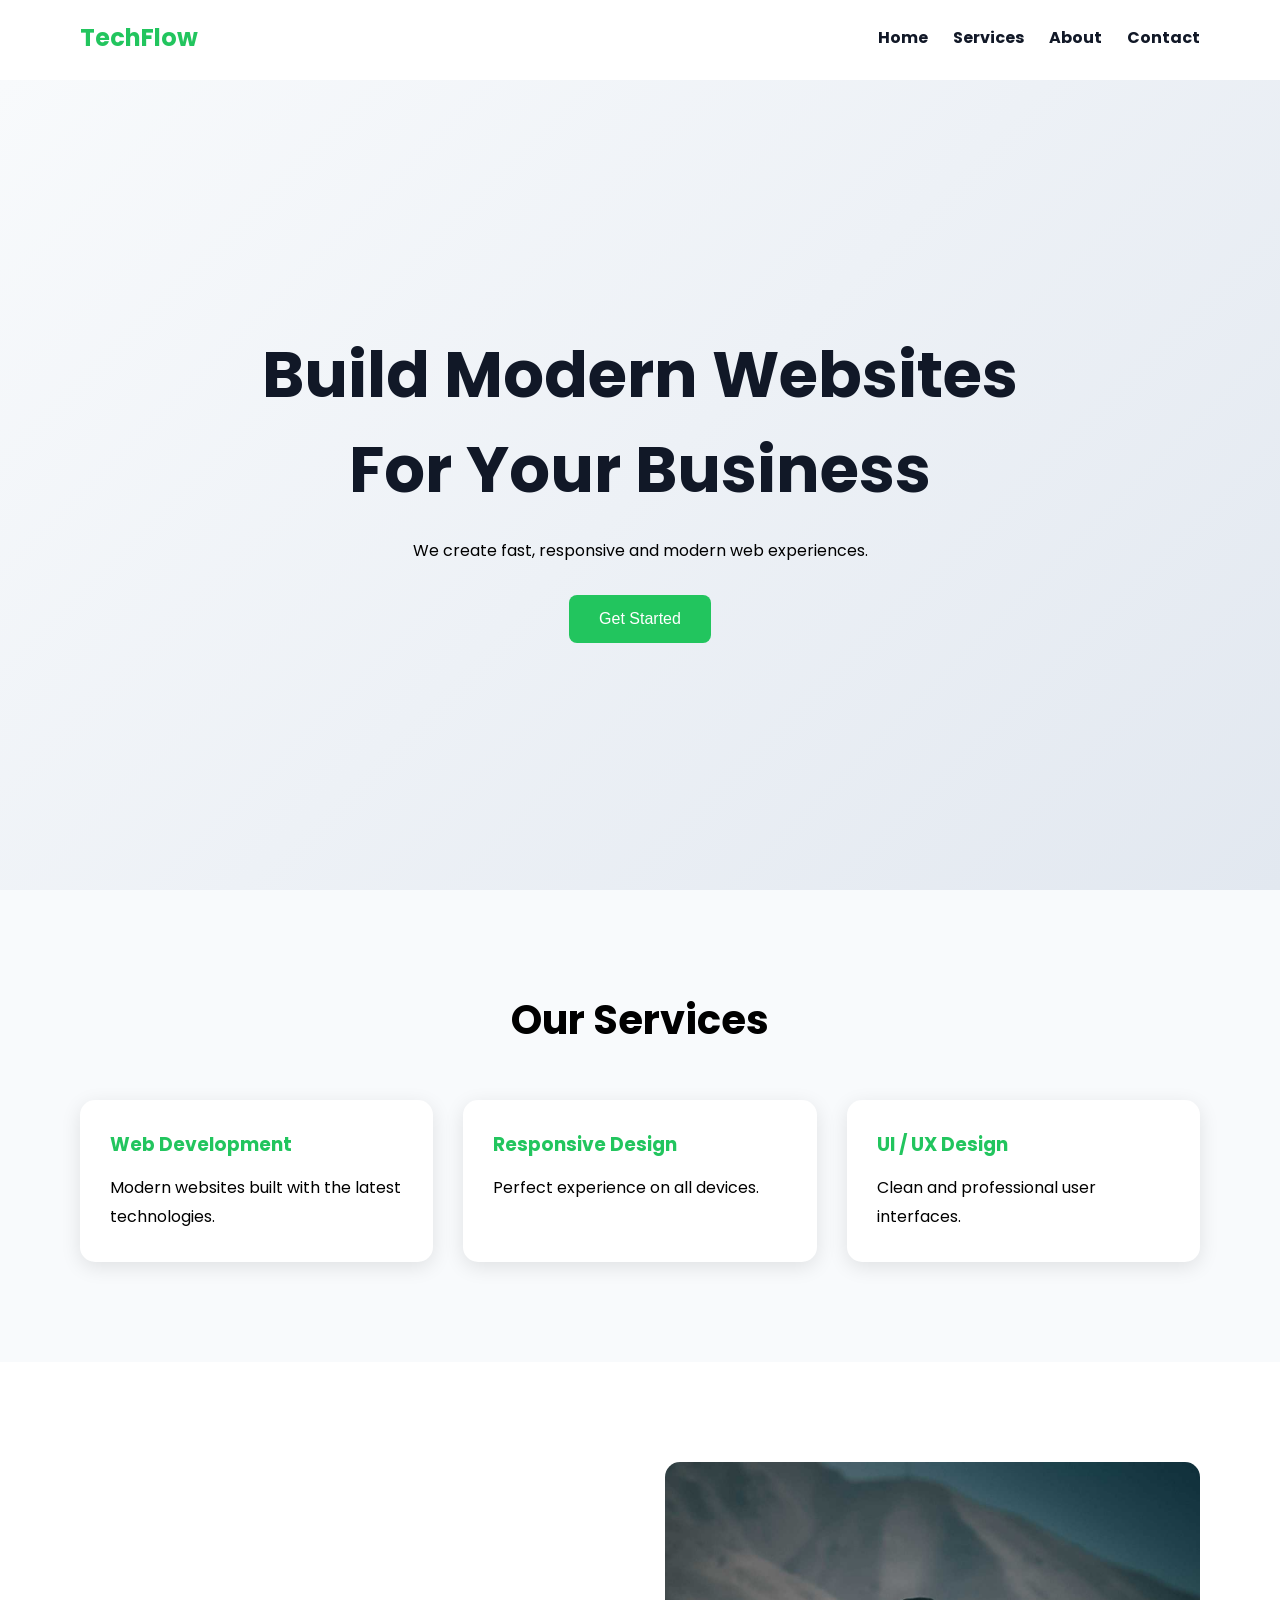
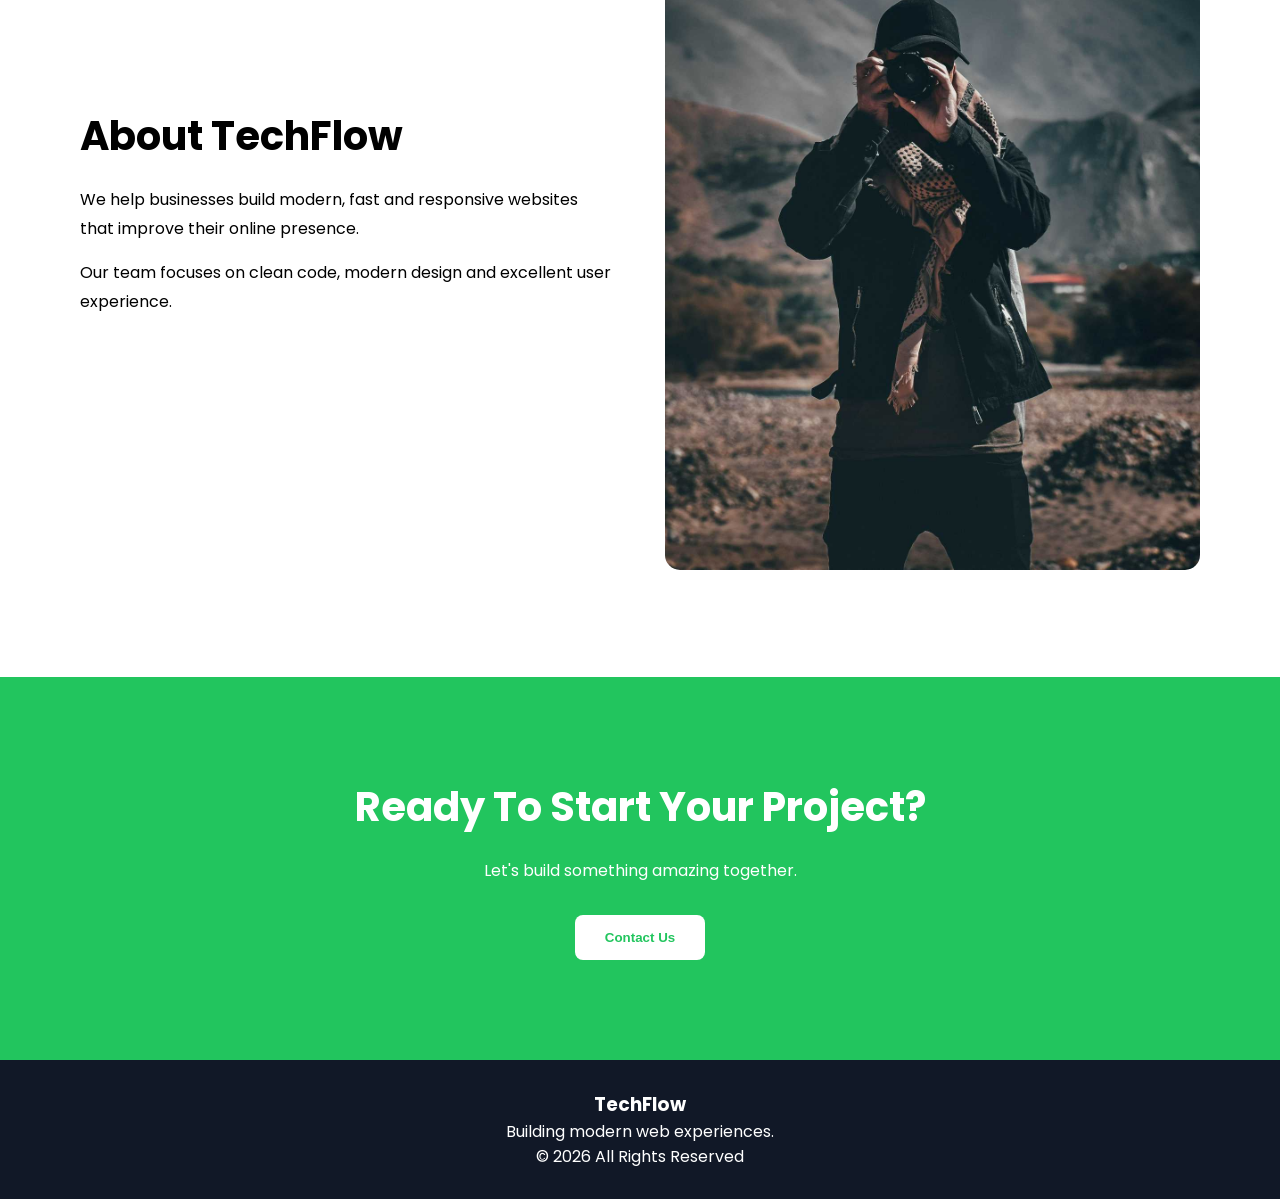
<file: 01_profile_card/index.html>
<!DOCTYPE html>
<html lang="en">

<head>
    <meta charset="UTF-8">
    <meta name="viewport" content="width=device-width, initial-scale=1.0">
    <title>TechFlow</title>
    <link rel="preconnect" href="https://fonts.googleapis.com">
    <link rel="preconnect" href="https://fonts.gstatic.com" crossorigin>

    <link href="https://fonts.googleapis.com/css2?family=Poppins:wght@300;400;500;600;700&display=swap" rel="stylesheet">

    <link rel="stylesheet" href="css/style.css">
</head>

<body>

    <header>

        <nav>

            <h2>TechFlow</h2>

            <ul>
                <li><a href="#home">Home</a></li>
                <li><a href="#services">Services</a></li>
                <li><a href="#about">About</a></li>
                <li><a href="#contact">Contact</a></li>
            </ul>

        </nav>

    </header>

    <main>

        <section id="home"  class="hero">

            <h1>Build Modern Websites For Your Business</h1>

            <p>
                We create fast, responsive and modern web experiences.
            </p>

            <button>Get Started</button>

        </section>

        <section id="services" class="services">

            <h2>Our Services</h2>

            <div class="services-container">

                <div class="service-card">
                    <h3>Web Development</h3>
                    <p>
                        Modern websites built with the latest technologies.
                    </p>
                </div>

                <div class="service-card">
                    <h3>Responsive Design</h3>
                    <p>
                        Perfect experience on all devices.
                    </p>
                </div>

                <div class="service-card">
                    <h3>UI / UX Design</h3>
                    <p>
                        Clean and professional user interfaces.
                    </p>
                </div>

            </div>

        </section>

        <section id="about"  class="about">

            <div class="about-content">

                <div class="about-text">

                    <h2>About TechFlow</h2>

                    <p>
                        We help businesses build modern, fast and responsive websites that improve their online presence.
                    </p>

                    <p>
                        Our team focuses on clean code, modern design and excellent user experience.
                    </p>

                </div>

                <div class="about-image">

                    <img src="images/about.jpg" alt="About Us">

                </div>

            </div>

        </section>
        <section id="contact"  class="contact">

            <h2>Ready To Start Your Project?</h2>

            <p>
                Let's build something amazing together.
            </p>

            <button>Contact Us</button>

        </section>

    </main>

   <footer>

        <h3>TechFlow</h3>

        <p>
            Building modern web experiences.
        </p>

        <p>
            © 2026 All Rights Reserved
        </p>

    </footer>

</body>

</html>
</file>
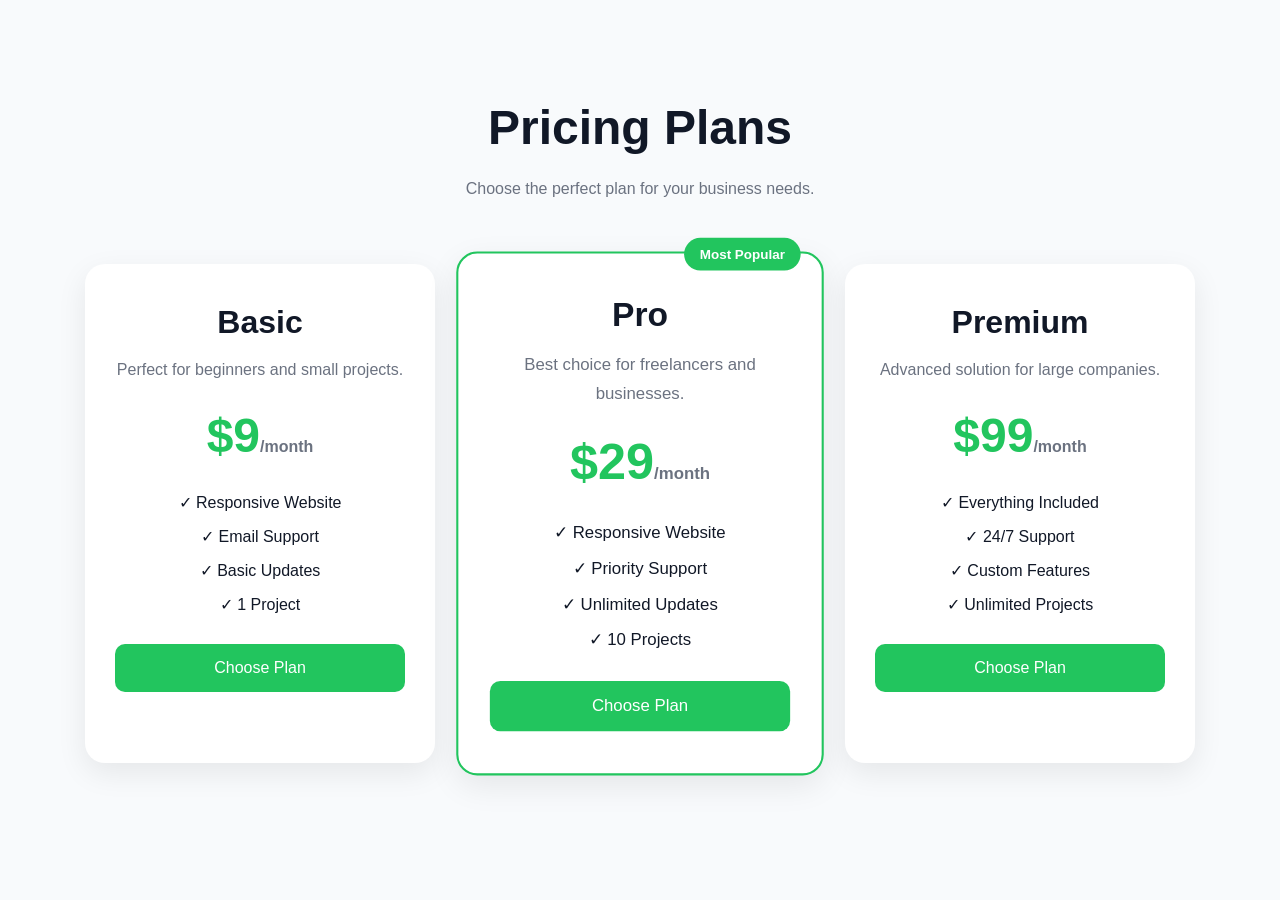
<file: 02_pricing_cards/index.html>
<!DOCTYPE html>
<html lang="en">

<head>
    <meta charset="UTF-8">
    <meta name="viewport" content="width=device-width, initial-scale=1.0">
    <title>Pricing Cards</title>

    <link rel="stylesheet" href="css/style.css">
</head>

<body>

    <section class="pricing">

        <h2>Pricing Plans</h2>

        <p class="pricing-description">
            Choose the perfect plan for your business needs.
        </p>

        <div class="pricing-container">

            <div class="pricing-card">

                <h3>Basic</h3>

                <p class="plan-description">
                    Perfect for beginners and small projects.
                </p>

                <div class="price">
                    $9<span>/month</span>
                </div>

                <ul>
                    <li>✓ Responsive Website</li>
                    <li>✓ Email Support</li>
                    <li>✓ Basic Updates</li>
                    <li>✓ 1 Project</li>
                </ul>

                <button>Choose Plan</button>

            </div>

            <div class="pricing-card featured">

                <div class="badge">
                    Most Popular
                </div>

                <h3>Pro</h3>

                <p class="plan-description">
                    Best choice for freelancers and businesses.
                </p>

                <div class="price">
                    $29<span>/month</span>
                </div>

                <ul>
                    <li>✓ Responsive Website</li>
                    <li>✓ Priority Support</li>
                    <li>✓ Unlimited Updates</li>
                    <li>✓ 10 Projects</li>
                </ul>

                <button>Choose Plan</button>

            </div>

            <div class="pricing-card">

                <h3>Premium</h3>

                <p class="plan-description">
                    Advanced solution for large companies.
                </p>

                <div class="price">
                    $99<span>/month</span>
                </div>

                <ul>
                    <li>✓ Everything Included</li>
                    <li>✓ 24/7 Support</li>
                    <li>✓ Custom Features</li>
                    <li>✓ Unlimited Projects</li>
                </ul>

                <button>Choose Plan</button>

            </div>

        </div>

    </section>

</body>

</html>
</file>
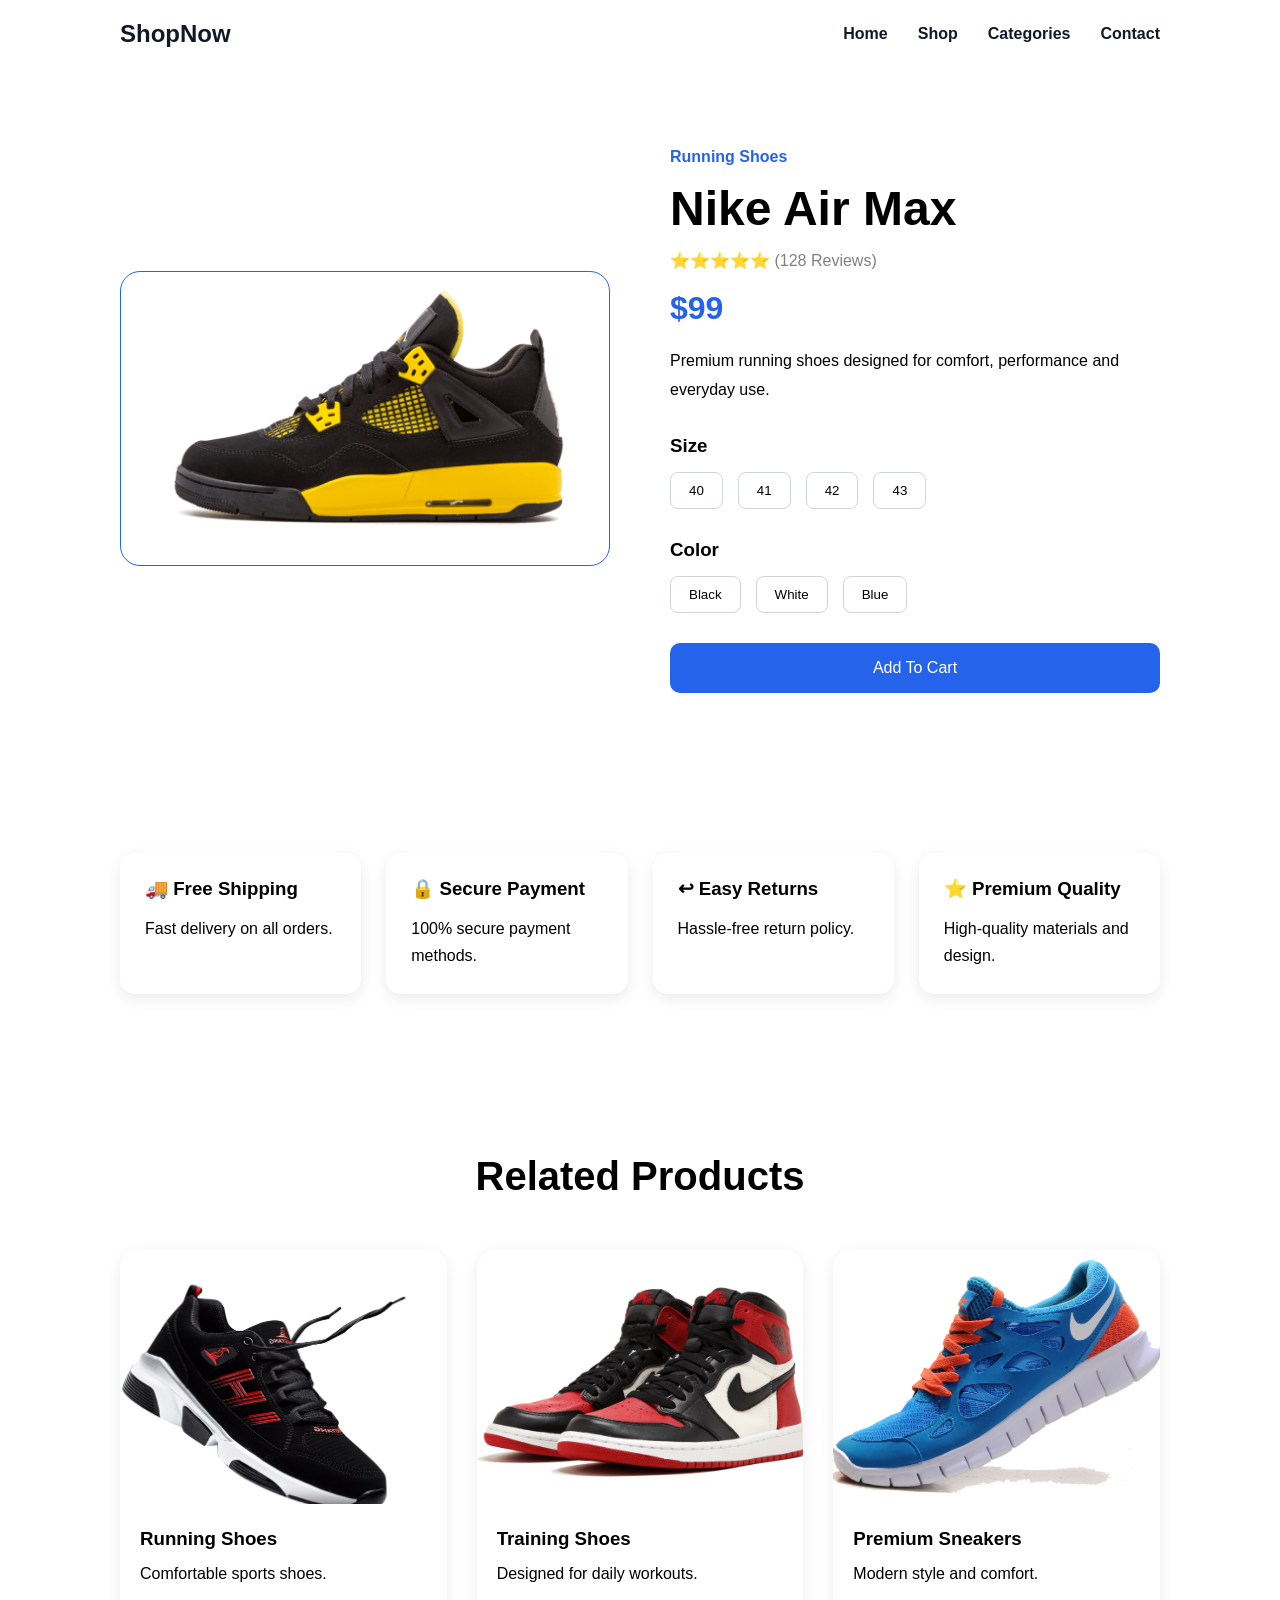
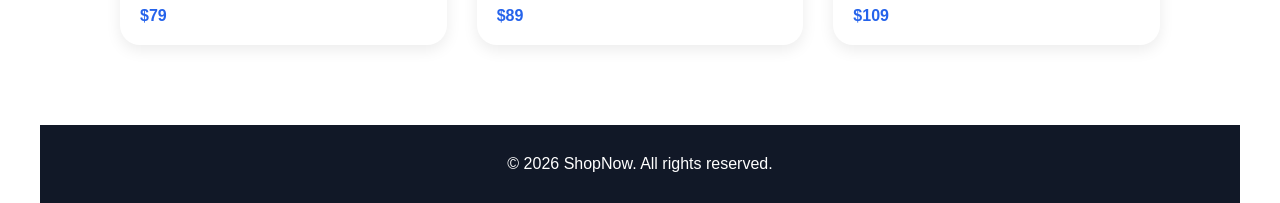
<file: 03_ecommerce_product_page/index.html>
<!DOCTYPE html>
<html lang="en">
<head>
    <meta charset="UTF-8">
    <meta name="viewport" content="width=device-width, initial-scale=1.0">
    <title>Document</title>
    <link rel="stylesheet" href="css/style.css">
</head>
<body>



    <header>
        <nav>
            <h2 class="logo">ShopNow</h2>

            <ul>
                <li>
                    <a href="#">Home</a>
                </li>
                <li>
                    <a href="#">Shop</a>
                </li>
                <li>
                    <a href="#">Categories</a>
                </li>
                <li>
                    <a href="#">Contact</a>
                </li>
            </ul>
        </nav>
    </header>


    <section class="product">

    <div class="product-container">

        <div class="product-image">

            <img src="images/product.png" alt="Nike Air Max">

        </div>

        <div class="product-info">

            <span class="product-category">
                Running Shoes
            </span>

            <h1>
                Nike Air Max
            </h1>

            <div class="rating">
                ⭐⭐⭐⭐⭐
                <span>(128 Reviews)</span>
            </div>

            <div class="price">
                $99
            </div>

            <p class="description">

                Premium running shoes designed for
                comfort, performance and everyday use.

            </p>

            <div class="sizes">

                <h3>Size</h3>

                <div class="size-buttons">

                    <button>40</button>
                    <button>41</button>
                    <button>42</button>
                    <button>43</button>

                </div>

            </div>

            <div class="colors">

                <h3>Color</h3>

                <div class="color-buttons">

                    <button>Black</button>
                    <button>White</button>
                    <button>Blue</button>

                </div>

            </div>

            <button class="add-cart">
                Add To Cart
            </button>

        </div>

    </div>

</section>

<section class="features">

    <div class="feature-card">

        <h3>🚚 Free Shipping</h3>

        <p>
            Fast delivery on all orders.
        </p>

    </div>

    <div class="feature-card">

        <h3>🔒 Secure Payment</h3>

        <p>
            100% secure payment methods.
        </p>

    </div>

    <div class="feature-card">

        <h3>↩ Easy Returns</h3>

        <p>
            Hassle-free return policy.
        </p>

    </div>

    <div class="feature-card">

        <h3>⭐ Premium Quality</h3>

        <p>
            High-quality materials and design.
        </p>

    </div>

</section>

<section class="related-products">

    <h2>Related Products</h2>

    <div class="products-container">

        <div class="product-card">

            <img src="images/pngwing.com (1).png" alt="Product">

            <h3>Running Shoes</h3>

            <p>
                Comfortable sports shoes.
            </p>

            <span>$79</span>

        </div>

        <div class="product-card">

            <img src="images/pngwing.com (2).png" alt="Product">

            <h3>Training Shoes</h3>

            <p>
                Designed for daily workouts.
            </p>

            <span>$89</span>

        </div>

        <div class="product-card">

            <img src="images/pngwing.com (3).png" alt="Product">

            <h3>Premium Sneakers</h3>

            <p>
                Modern style and comfort.
            </p>

            <span>$109</span>

        </div>

    </div>

</section>


<footer>

    <p>
        © 2026 ShopNow. All rights reserved.
    </p>

</footer>
    
</body>
</html>
</file>
<file: 01_profile_card/css/style.css>
html {
    scroll-behavior: smooth;
}


section {
    scroll-margin-top: 80px;
}
* {
    margin: 0;
    padding: 0;
    box-sizing: border-box;
}


body {
    font-family: 'Poppins', sans-serif;
    padding-top: 80px;
}

:root {
    --primary-color: #22c55e;
    --dark-color: #111827;
    --light-color: #ffffff;
}

nav {
    display: flex;
    justify-content: space-between;
    align-items: center;

    padding: 20px 80px;



    position: fixed;
    top: 0;
    left: 0;
    width: 100%;
    background-color: white;
    z-index: 1000;
}

nav h2 {
    color: var(--primary-color);
}

nav ul {
    list-style: none;

    display: flex;
    gap: 25px;
}


nav a {
    text-decoration: none;
    color: var(--dark-color);
    font-weight: bold;
    transition: 0.3s;
}

nav a:hover {
    color: var(--primary-color);
}


.hero {
    min-height: 90vh;

    display: flex;
    flex-direction: column;

    justify-content: center;
    align-items: center;

    text-align: center;

    background: linear-gradient(
        135deg,
        #f8fafc,
        #e2e8f0
    );
}

.hero h1 {
    font-size: 4rem;

    max-width: 800px;

    color: var(--dark-color);
}

.hero p {
    max-width: 600px;

    margin-top: 20px; 

    line-height: 1.8;
}


.hero button {
    margin-top: 30px;

    padding: 15px 30px;

    border: none;

    background-color: var(--primary-color);

    color: white;

    cursor: pointer;

    border-radius: 8px;

    font-size: 1rem;

    transition: all 0.3s;
}

.hero button:hover {
    transform: translateY(-5px);
}


.services {
    padding: 100px 80px;
    background-color: #f8fafc;
}


.services h2 {
    text-align: center;

    font-size: 2.5rem;

    margin-bottom: 50px;
}


.services-container {
    display: grid;

    grid-template-columns: repeat(3, 1fr);

    gap: 30px;
}


.service-card {
    padding: 30px;

    background-color: white;

    border-radius: 15px;

    box-shadow: 0 5px 20px rgba(0,0,0,0.1);

    transition: 0.3s;
}


.service-card h3 {
    margin-bottom: 15px;

    color: var(--primary-color);
}


.service-card p {
    line-height: 1.8;
}


.service-card:hover {
    transform: translateY(-10px);
     box-shadow: 0 15px 30px rgba(0,0,0,0.15);
}




.about {
    padding: 100px 80px;
}

.about-content {
    display: flex;
    align-items: center;
    gap: 50px;
}

.about-text {
    flex: 1;
}

.about-text h2 {
    font-size: 2.5rem;
    margin-bottom: 20px;
}

.about-text p {
    line-height: 1.8;
    margin-bottom: 15px;
}

.about-image {
    flex: 1;
}

.about-image img {
    width: 100%;
    border-radius: 15px;
}


.contact {
    padding: 100px 80px;
    text-align: center;

    background-color: var(--primary-color);

    color: white;
}

.contact h2 {
    font-size: 2.5rem;
    margin-bottom: 20px;
}

.contact p {
    margin-bottom: 30px;
    line-height: 1.8;
}

.contact button {
    padding: 15px 30px;

    border: none;

    border-radius: 8px;

    background-color: white;

    color: var(--primary-color);

    font-weight: bold;

    cursor: pointer;

    transition: 0.3s;
}

.contact button:hover {
    transform: translateY(-5px);
}


footer {
    background-color: var(--dark-color);

    color: white;

    text-align: center;

    padding: 30px;
}



/* Tablet */

@media (max-width: 992px) {

    nav {
        padding: 20px 40px;
    }

    .hero {
        padding: 0 30px;
    }

    .services {
        padding: 80px 40px;
    }

    .services-container {
        grid-template-columns: repeat(2, 1fr);
    }

}


/* Mobile */

@media (max-width: 768px) {

    nav {
        flex-direction: column;
        gap: 20px;
    }

    nav ul {
        flex-direction: column;
        text-align: center;
    }

    .hero h1 {
        font-size: 2.5rem;
    }

    .services-container {
        grid-template-columns: 1fr;
    }

    .services {
        padding: 60px 20px;
    }

    .about {
        padding: 60px 20px;
    }

    .about-content {
        flex-direction: column;
    }

}
</file>
<file: 02_pricing_cards/css/style.css>
* {
    margin: 0;
    padding: 0;
    box-sizing: border-box;
}

:root {
    --primary-color: #22c55e;
    --dark-color: #111827;
    --light-color: #ffffff;
    --gray-color: #6b7280;
    --background-color: #f8fafc;
}

body {
    font-family: Arial, sans-serif;
    background-color: var(--background-color);
}

.pricing {
    padding: 100px 80px;
    text-align: center;
}

.pricing h2 {
    font-size: 3rem;
    color: var(--dark-color);
    margin-bottom: 20px;
}

.pricing-description {
    color: var(--gray-color);
    max-width: 600px;
    margin: 0 auto 60px;
    line-height: 1.8;
}

.pricing-container {
    display: flex;
    justify-content: center;
    gap: 30px;
    flex-wrap: wrap;
}

.pricing-card {
    background-color: var(--light-color);

    width: 350px;

    padding: 40px 30px;

    border-radius: 20px;

    box-shadow: 0 10px 30px rgba(0, 0, 0, 0.08);

    transition: 0.3s;

    position: relative;
}

.pricing-card:hover {
    transform: translateY(-10px);
}

.pricing-card h3 {
    font-size: 2rem;
    color: var(--dark-color);
    margin-bottom: 15px;
}

.plan-description {
    color: var(--gray-color);
    line-height: 1.7;
    margin-bottom: 25px;
}

.price {
    font-size: 3rem;
    font-weight: bold;
    color: var(--primary-color);
    margin-bottom: 30px;
}

.price span {
    font-size: 1rem;
    color: var(--gray-color);
}

.pricing-card ul {
    list-style: none;
    margin-bottom: 30px;
}

.pricing-card ul li {
    margin-bottom: 15px;
    color: var(--dark-color);
}

.pricing-card button {
    width: 100%;

    padding: 15px;

    border: none;

    border-radius: 10px;

    background-color: var(--primary-color);

    color: white;

    font-size: 1rem;

    cursor: pointer;

    transition: 0.3s;
}

.pricing-card button:hover {
    opacity: 0.9;
}

.featured {
    transform: scale(1.05);
    border: 2px solid var(--primary-color);
}

.featured:hover {
    transform: scale(1.08);
}

.badge {
    position: absolute;

    top: -15px;
    right: 20px;

    background-color: var(--primary-color);

    color: white;

    padding: 8px 15px;

    border-radius: 20px;

    font-size: 0.8rem;

    font-weight: bold;
}

@media (max-width: 768px) {

    .pricing {
        padding: 60px 20px;
    }

    .pricing h2 {
        font-size: 2.2rem;
    }

    .pricing-card {
        width: 100%;
    }

    .featured {
        transform: scale(1);
    }

    .featured:hover {
        transform: translateY(-10px);
    }

}
</file>
<file: 03_ecommerce_product_page/css/style.css>
* {
    margin: 0;
    padding: 0;
    box-sizing: border-box;
}

body {
    font-family: Arial, sans-serif;
    max-width: 1200px;
    width: 100%;
    margin: auto;
}



nav {

    display: flex;
    justify-content: space-between;
    align-items: center;
    padding: 20px 80px;
}


.logo {
    color: #111827;
}

nav ul {
    list-style: none;

    display: flex;

    gap: 30px;
}

nav a {
    text-decoration: none;

    color: #111827;

    font-weight: bold;

    transition: 0.3s;
}

nav a:hover {
    color: #2563eb;
}


.product {
    padding: 80px;
}

.product-container {
    display: flex;
    align-items: center;
    gap: 60px;
}

.product-image {
    flex: 1;
}

.product-image img {
    width: 100%;
    border: 1px solid #2563eb;
    border-radius: 20px;
}

.product-info {
    flex: 1;
}


.product-category {
    color: #2563eb;
    font-weight: bold;
}

.product-info h1 {
    font-size: 3rem;
    margin: 15px 0;
}

.rating {
    margin-bottom: 20px;
}

.rating span {
    color: gray;
}

.price {
    font-size: 2rem;
    font-weight: bold;
    color: #2563eb;

    margin-bottom: 20px;
}

.description {
    line-height: 1.8;
    margin-bottom: 30px;
}



.sizes,
.colors {
    margin-bottom: 30px;
}

.size-buttons,
.color-buttons {
    display: flex;
    gap: 15px;
    margin-top: 15px;
}

.size-buttons button,
.color-buttons button {

    padding: 10px 18px;

    border: 1px solid #d1d5db;

    background: white;

    cursor: pointer;

    border-radius: 8px;

    transition: 0.3s;
}

.size-buttons button:hover,
.color-buttons button:hover {

    background-color: #2563eb;
    color: white;
}



.add-cart {

    width: 100%;

    padding: 16px;

    border: none;

    background-color: #2563eb;

    color: white;

    border-radius: 10px;

    font-size: 1rem;

    cursor: pointer;

    transition: 0.3s;
}

.add-cart:hover {
    opacity: 0.9;
}


.features {

    padding: 80px;

    display: grid;

    grid-template-columns: repeat(4, 1fr);

    gap: 25px;
}

.feature-card {

    background: white;

    padding: 25px;

    border-radius: 15px;

    box-shadow: 0 5px 15px rgba(0,0,0,0.08);

    transition: 0.3s;
}

.feature-card:hover {

    transform: translateY(-8px);
}

.feature-card h3 {

    margin-bottom: 15px;
}

.feature-card p {

    line-height: 1.7;
}


.related-products {

    padding: 80px;
}

.related-products h2 {

    text-align: center;

    margin-bottom: 50px;

    font-size: 2.5rem;
}

.products-container {

    display: grid;

    grid-template-columns: repeat(3, 1fr);

    gap: 30px;
}

.product-card {

    background-color: white;

    border-radius: 20px;

    overflow: hidden;

    box-shadow: 0 5px 15px rgba(0,0,0,0.08);

    transition: 0.3s;
}

.product-card:hover {

    transform: translateY(-10px);
}

.product-card img {

    width: 100%;

    height: 255px;

    object-fit: cover;
}

.product-card h3 {

    padding: 20px 20px 10px;
}

.product-card p {

    padding: 0 20px;

    line-height: 1.7;
}

.product-card span {

    display: block;

    padding: 20px;

    font-weight: bold;

    color: #2563eb;
}


footer {

    background-color: #111827;

    color: white;

    text-align: center;

    padding: 30px;
}


@media (max-width: 992px) {

    nav {
        padding: 20px 40px;
    }

    .product {
        padding: 60px 40px;
    }

    .product-container {
        flex-direction: column;
    }

    .features {
        grid-template-columns: repeat(2, 1fr);
    }

    .products-container {
        grid-template-columns: repeat(2, 1fr);
    }

}

@media (max-width: 768px) {

    nav {

        flex-direction: column;

        gap: 20px;
    }

    nav ul {

        flex-direction: column;

        text-align: center;
    }

    .product {
        padding: 40px 20px;
    }

    .product-info h1 {
        font-size: 2rem;
    }

    .features {

        padding: 40px 20px;

        grid-template-columns: 1fr;
    }

    .related-products {

        padding: 40px 20px;
    }

    .products-container {

        grid-template-columns: 1fr;
    }

}
</file>
